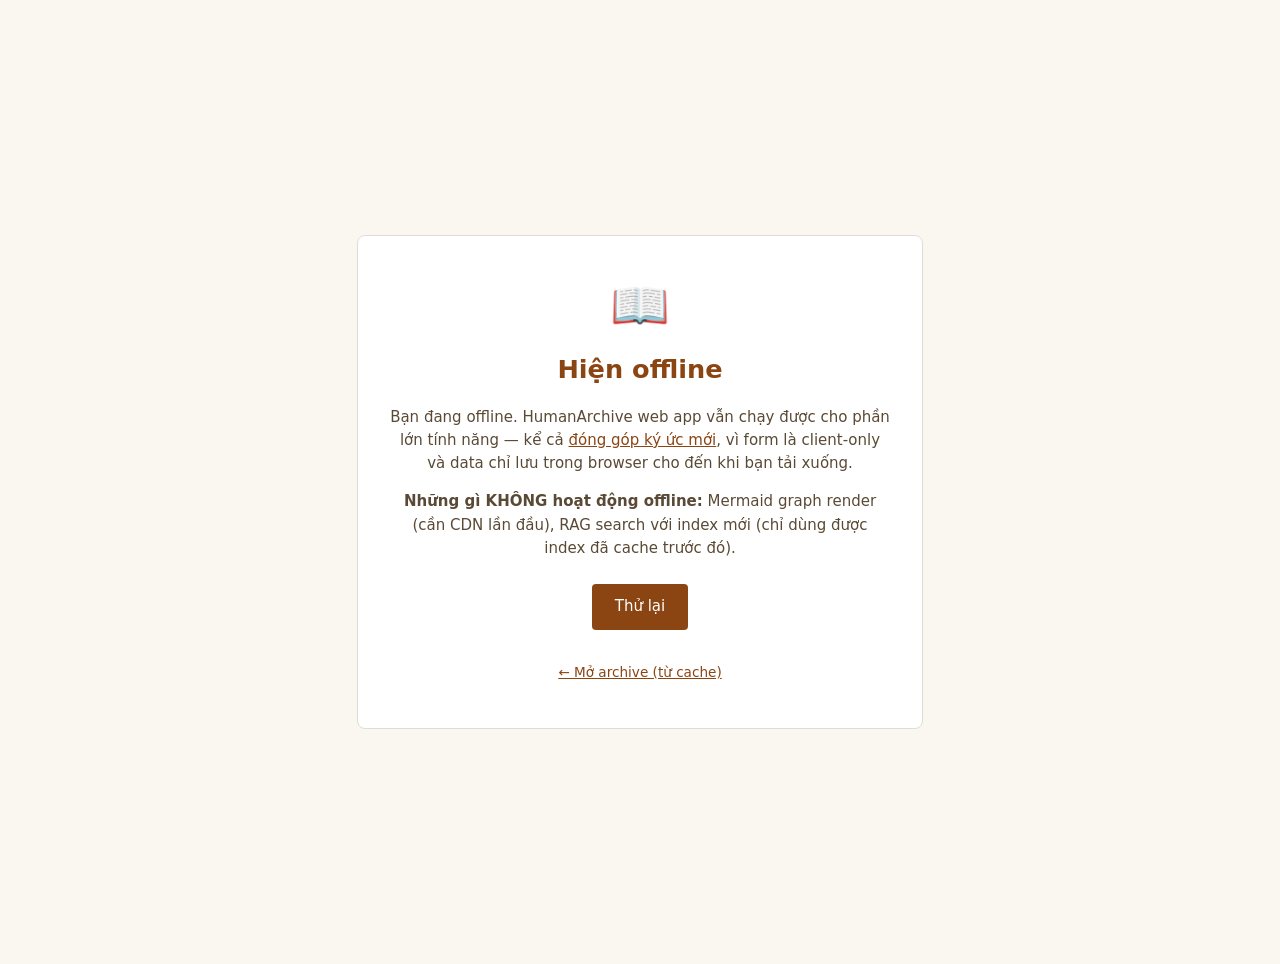
<file: web/offline.html>
<!DOCTYPE html>
<html lang="vi">
<head>
<meta charset="UTF-8">
<meta name="viewport" content="width=device-width, initial-scale=1">
<title>HumanArchive — Offline</title>
<link rel="manifest" href="manifest.webmanifest">
<meta name="theme-color" content="#8b4513">
<style>
  body { margin: 0; background: #faf7f0; color: #1f1f1f;
    font: 15px/1.55 system-ui, -apple-system, "Segoe UI", "Noto Sans", sans-serif;
    display: flex; align-items: center; justify-content: center;
    min-height: 100vh; padding: 2rem; text-align: center; }
  .box { max-width: 500px; background: #fff; border: 1px solid #e2ddd3;
    border-radius: 8px; padding: 2rem; }
  h1 { color: #8b4513; margin: 0 0 1rem; font-size: 1.6rem; }
  .icon { font-size: 3rem; margin-bottom: 0.5rem; }
  p { color: #5a4a35; }
  a { color: #8b4513; }
  .actions { margin-top: 1.5rem; }
  button {
    background: #8b4513; color: white; border: none; padding: 0.7rem 1.4rem;
    border-radius: 4px; cursor: pointer; font: inherit;
  }
</style>
</head>
<body>
<div class="box">
  <div class="icon">📖</div>
  <h1>Hiện offline</h1>
  <p>
    Bạn đang offline. HumanArchive web app vẫn chạy được cho phần lớn tính năng —
    kể cả <a href="submit.html">đóng góp ký ức mới</a>, vì form là
    client-only và data chỉ lưu trong browser cho đến khi bạn tải xuống.
  </p>
  <p>
    <strong>Những gì KHÔNG hoạt động offline:</strong>
    Mermaid graph render (cần CDN lần đầu), RAG search với index mới
    (chỉ dùng được index đã cache trước đó).
  </p>
  <div class="actions">
    <button onclick="location.reload()">Thử lại</button>
  </div>
  <p style="margin-top: 2rem; font-size: 0.85rem;">
    <a href="index.html">← Mở archive (từ cache)</a>
  </p>
</div>
</body>
</html>
</file>
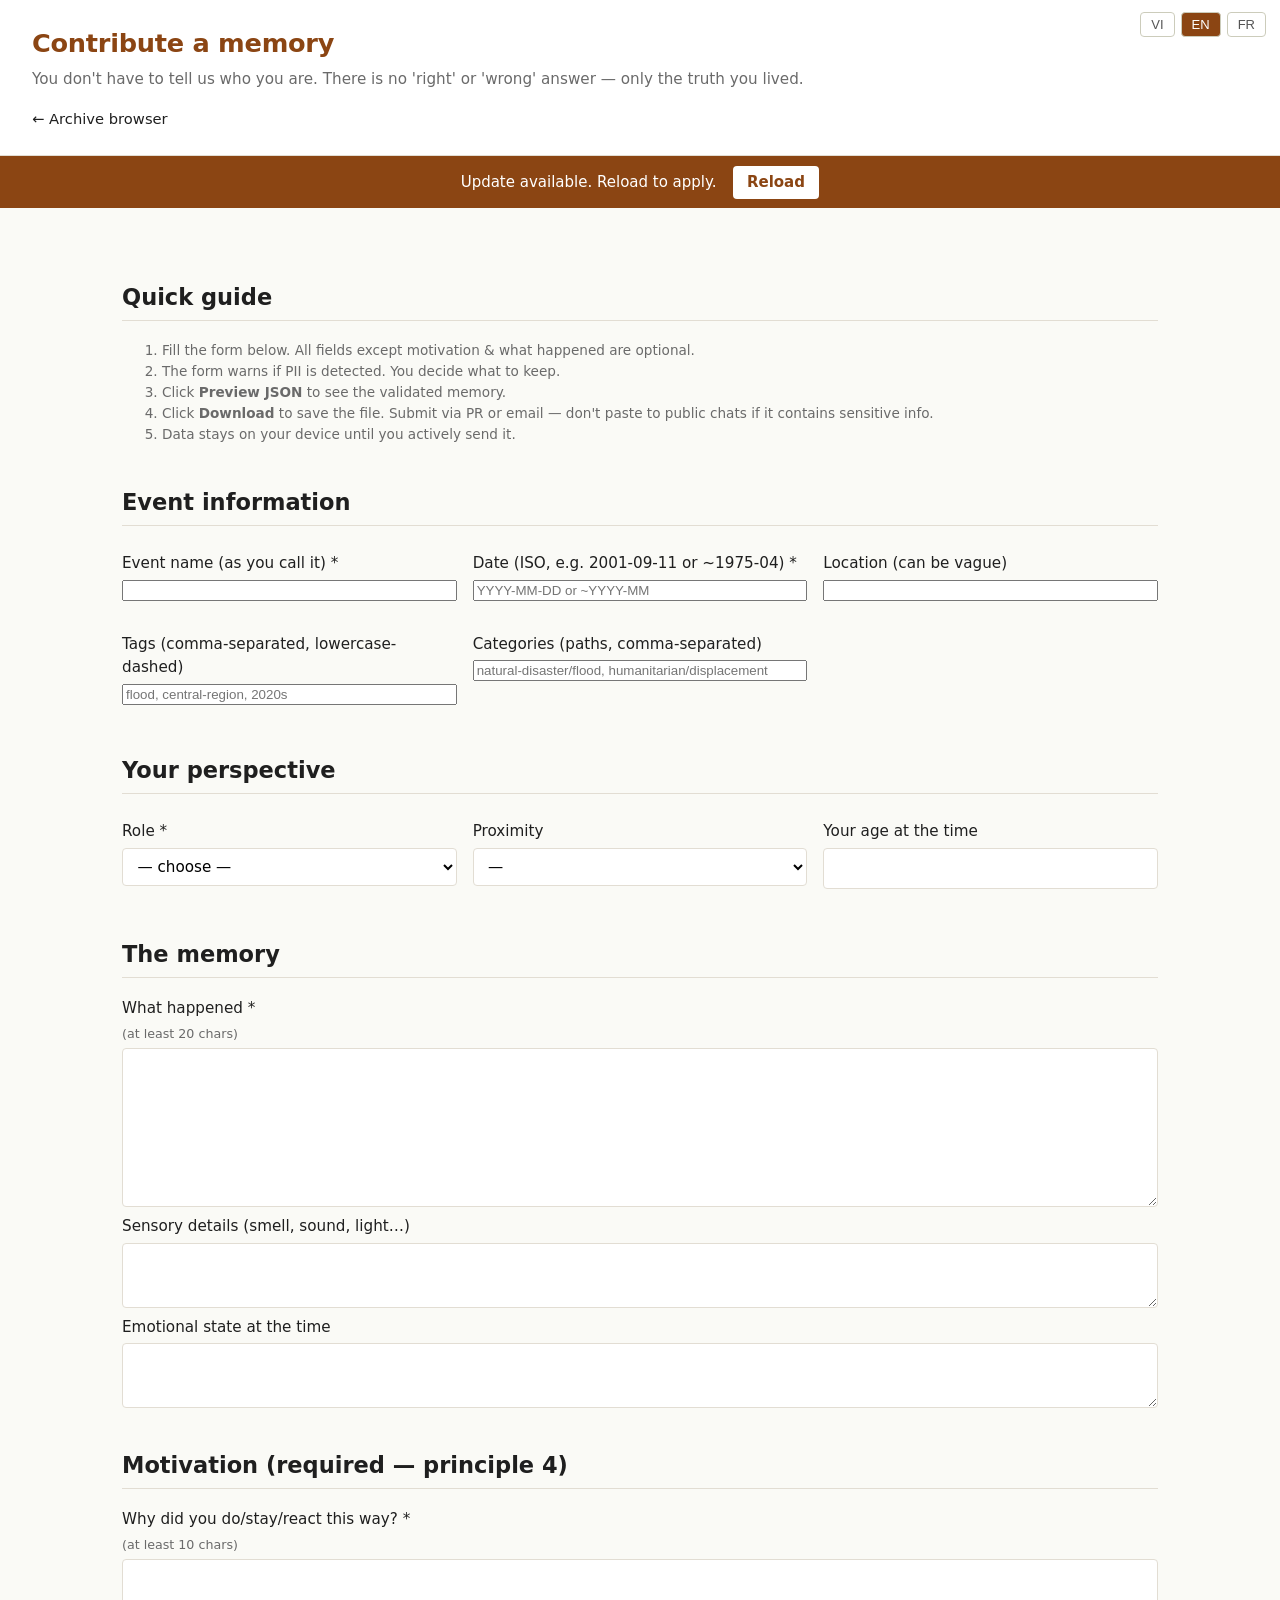
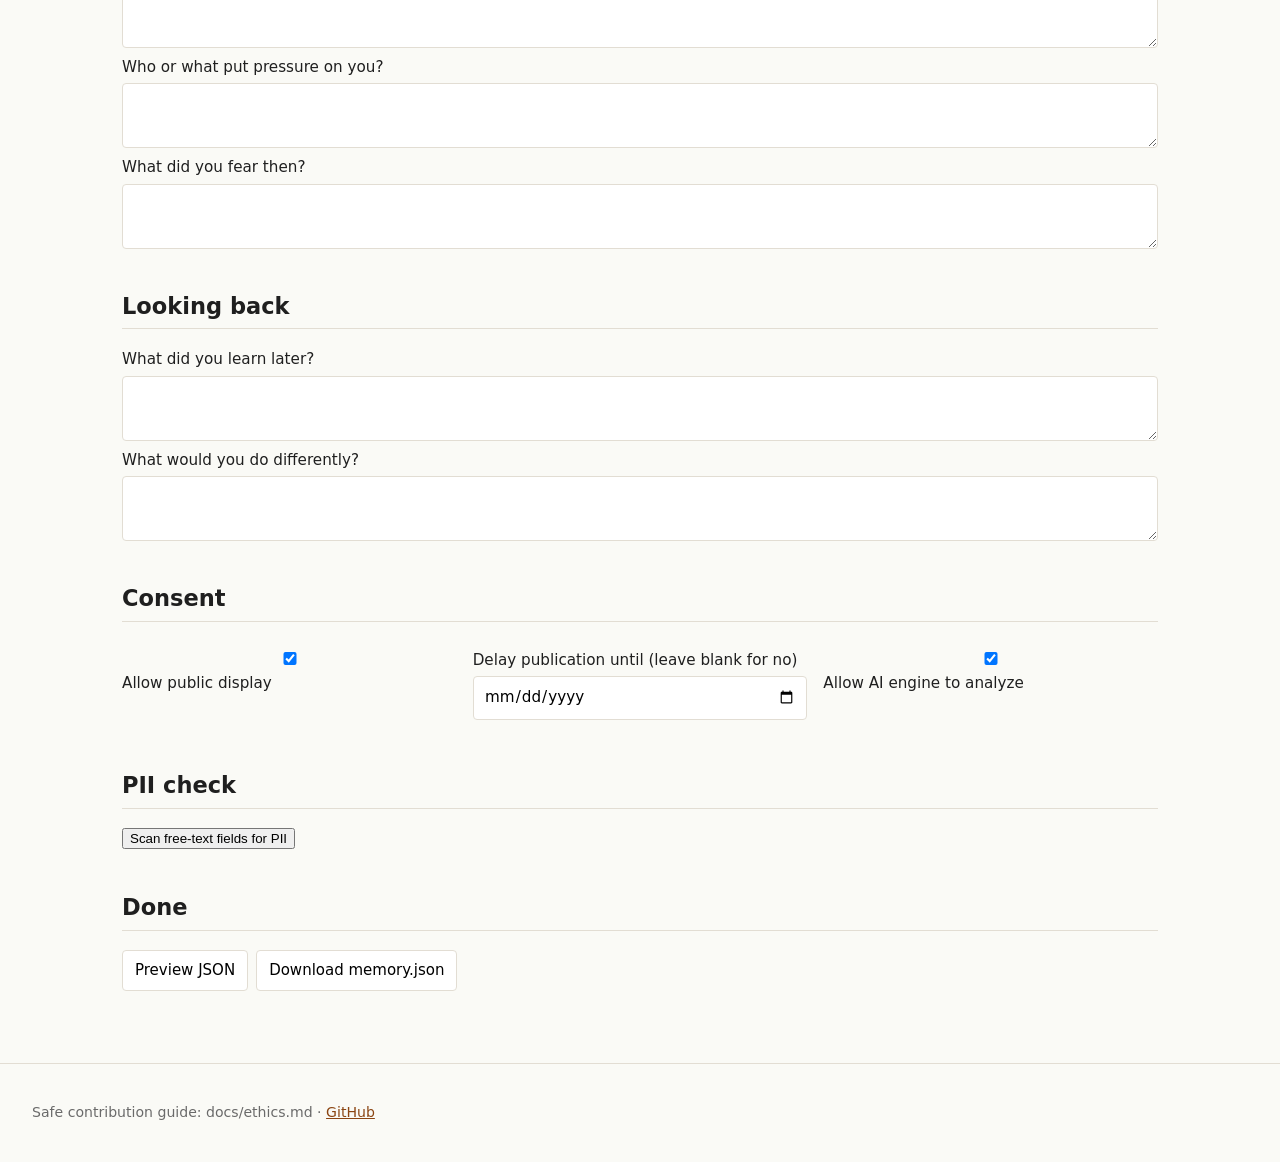
<file: web/submit.html>
<!DOCTYPE html>
<html lang="vi">
<head>
<meta charset="UTF-8" />
<meta name="viewport" content="width=device-width, initial-scale=1" />
<title>HumanArchive — Đóng góp</title>
<link rel="stylesheet" href="style.css" />
<link rel="manifest" href="manifest.webmanifest" />
<meta name="theme-color" content="#8b4513" />
<meta name="apple-mobile-web-app-capable" content="yes" />
<link rel="icon" type="image/svg+xml" href="icons/icon.svg" />
<link rel="apple-touch-icon" href="icons/icon.svg" />
</head>
<body>
<header>
  <h1 data-i18n="submit.title">Đóng góp một ký ức</h1>
  <p class="tagline" data-i18n="submit.tagline"></p>
  <nav>
    <a href="index.html" data-i18n="nav.back_browse">← Archive browser</a>
  </nav>
</header>

<div id="update-banner" class="update-banner" hidden>
  <span data-i18n="pwa.update_available"></span>
  <button id="reload-btn" data-i18n="pwa.reload"></button>
</div>

<main>

<section>
  <h2 data-i18n="submit.quickstart_title">Hướng dẫn nhanh</h2>
  <ol class="muted small">
    <li data-i18n="submit.quickstart_1"></li>
    <li data-i18n="submit.quickstart_2"></li>
    <li data-i18n-html="submit.quickstart_3"></li>
    <li data-i18n-html="submit.quickstart_4"></li>
    <li data-i18n="submit.quickstart_5"></li>
  </ol>
  <div id="draft-indicator" class="muted small" hidden>
    <span data-i18n="submit.draft_saved"></span>
    <button id="draft-clear" type="button" data-i18n="submit.draft_clear"></button>
  </div>
</section>

<section>
  <h2 data-i18n="submit.section.event">Thông tin sự kiện</h2>
  <div class="form-grid">
    <label><span data-i18n="submit.field.event_name"></span>
      <input id="ev-name" required maxlength="200" />
    </label>
    <label><span data-i18n="submit.field.event_date"></span>
      <input id="ev-date" required data-i18n-placeholder="submit.field.event_date_placeholder" />
    </label>
    <label><span data-i18n="submit.field.event_location"></span>
      <input id="ev-location" />
    </label>
    <label><span data-i18n="submit.field.event_tags"></span>
      <input id="ev-tags" data-i18n-placeholder="submit.field.event_tags_placeholder" />
    </label>
    <label><span data-i18n="submit.field.event_categories"></span>
      <input id="ev-categories" data-i18n-placeholder="submit.field.event_categories_placeholder" />
    </label>
  </div>
</section>

<section>
  <h2 data-i18n="submit.section.perspective">Góc nhìn của bạn</h2>
  <div class="form-grid">
    <label><span data-i18n="submit.field.role"></span>
      <select id="p-role" required>
        <option value="" data-i18n="submit.field.role_choose"></option>
        <option value="participant" data-i18n="submit.field.role.participant"></option>
        <option value="witness" data-i18n="submit.field.role.witness"></option>
        <option value="authority" data-i18n="submit.field.role.authority"></option>
        <option value="organizer" data-i18n="submit.field.role.organizer"></option>
        <option value="victim" data-i18n="submit.field.role.victim"></option>
        <option value="bystander" data-i18n="submit.field.role.bystander"></option>
      </select>
    </label>
    <label><span data-i18n="submit.field.proximity"></span>
      <select id="p-proximity">
        <option value="">—</option>
        <option value="direct" data-i18n="submit.field.proximity.direct"></option>
        <option value="nearby" data-i18n="submit.field.proximity.nearby"></option>
        <option value="secondhand" data-i18n="submit.field.proximity.secondhand"></option>
      </select>
    </label>
    <label><span data-i18n="submit.field.age"></span>
      <input id="p-age" type="number" min="0" max="120" />
    </label>
  </div>
</section>

<section>
  <h2 data-i18n="submit.section.memory">Ký ức</h2>
  <label><span data-i18n="submit.field.what_happened"></span> <small class="muted" data-i18n="submit.field.what_happened_hint"></small>
    <textarea id="m-what" rows="6" required minlength="20"></textarea>
  </label>
  <label><span data-i18n="submit.field.sensory"></span>
    <textarea id="m-sensory" rows="2"></textarea>
  </label>
  <label><span data-i18n="submit.field.emotional"></span>
    <textarea id="m-emotional" rows="2"></textarea>
  </label>
</section>

<section>
  <h2 data-i18n="submit.section.motivation">Động cơ (bắt buộc — nguyên tắc 4)</h2>
  <label><span data-i18n="submit.field.your_motivation"></span> <small class="muted" data-i18n="submit.field.your_motivation_hint"></small>
    <textarea id="motiv-your" rows="3" required minlength="10"></textarea>
  </label>
  <label><span data-i18n="submit.field.pressure"></span>
    <textarea id="motiv-pressure" rows="2"></textarea>
  </label>
  <label><span data-i18n="submit.field.fears"></span>
    <textarea id="motiv-fears" rows="2"></textarea>
  </label>
</section>

<section>
  <h2 data-i18n="submit.section.context">Nhìn lại</h2>
  <label><span data-i18n="submit.field.learned"></span>
    <textarea id="ctx-learned" rows="2"></textarea>
  </label>
  <label><span data-i18n="submit.field.different"></span>
    <textarea id="ctx-diff" rows="2"></textarea>
  </label>
</section>

<section>
  <h2 data-i18n="submit.section.consent">Đồng ý công bố</h2>
  <div class="form-grid">
    <label><input id="c-public" type="checkbox" checked /> <span data-i18n="submit.field.public"></span></label>
    <label><span data-i18n="submit.field.embargo"></span>
      <input id="c-embargo" type="date" />
    </label>
    <label><input id="c-ai" type="checkbox" checked /> <span data-i18n="submit.field.allow_ai"></span></label>
  </div>
</section>

<section>
  <h2 data-i18n="submit.section.pii_check">Kiểm tra PII</h2>
  <button id="btn-scan" type="button" data-i18n="submit.button.scan_pii"></button>
  <div id="pii-result" class="muted small"></div>
</section>

<section>
  <h2 data-i18n="submit.section.done">Hoàn tất</h2>
  <div class="controls">
    <button id="btn-preview" type="button" data-i18n="submit.button.preview"></button>
    <button id="btn-download" type="button" data-i18n="submit.button.download"></button>
  </div>
  <pre id="json-preview" class="hit" style="display:none"></pre>
  <div id="errors" style="color: var(--severe); margin-top: 0.7rem;"></div>
</section>

</main>

<footer>
  <p>
    <span data-i18n="submit.footer.guide"></span> ·
    <a href="https://github.com/Trustydev212/HumanArchive" data-i18n="footer.github">GitHub</a>
  </p>
</footer>

<script type="module" src="submit.js"></script>
<script type="module" src="pwa.js"></script>
</body>
</html>
</file>
<file: web/style.css>
/* HumanArchive — minimal, readable, respectful */
:root {
  --bg: #fafaf6;
  --bg-card: #ffffff;
  --fg: #1f1f1f;
  --muted: #6a6a6a;
  --accent: #8b4513;
  --border: #e2ddd3;
  --warn: #b85c00;
  --severe: #8b2222;
}
* { box-sizing: border-box; }
body {
  margin: 0;
  background: var(--bg);
  color: var(--fg);
  font: 15px/1.55 system-ui, -apple-system, "Segoe UI", "Noto Sans", sans-serif;
}
header {
  background: var(--bg-card);
  border-bottom: 1px solid var(--border);
  padding: 1.5rem 2rem;
}
header h1 { margin: 0; font-size: 1.6rem; color: var(--accent); letter-spacing: -0.01em; }
header .tagline { margin: 0.3rem 0 1rem; color: var(--muted); font-size: 0.95rem; }
nav a { margin-right: 1.2rem; color: var(--fg); text-decoration: none; font-size: 0.92rem; }
nav a:hover { color: var(--accent); }

main { max-width: 1100px; margin: 0 auto; padding: 2rem; }
section { margin: 2.5rem 0; }
section h2 { border-bottom: 1px solid var(--border); padding-bottom: 0.3rem; }

.muted { color: var(--muted); }
.small { font-size: 0.85rem; }

.stats { display: flex; flex-wrap: wrap; gap: 1rem; margin: 1rem 0; }
.stats .stat {
  background: var(--bg-card); border: 1px solid var(--border);
  border-radius: 6px; padding: 0.8rem 1rem; min-width: 130px;
}
.stats .stat b { display: block; font-size: 1.4rem; color: var(--accent); }
.stats .stat span { color: var(--muted); font-size: 0.85rem; }

.principles { padding-left: 1.2rem; }
.principles li { margin: 0.3rem 0; }

.controls { display: flex; flex-wrap: wrap; gap: 0.5rem; margin: 1rem 0; }
.controls input, .controls select, .controls button {
  padding: 0.5rem 0.75rem; border: 1px solid var(--border);
  border-radius: 4px; font: inherit; background: var(--bg-card);
}
.controls input { flex: 1 1 260px; }

.card-grid { display: grid; grid-template-columns: repeat(auto-fill, minmax(290px, 1fr)); gap: 1rem; }
.card {
  background: var(--bg-card); border: 1px solid var(--border);
  border-radius: 6px; padding: 1rem; cursor: pointer; transition: border-color 0.15s;
}
.card:hover { border-color: var(--accent); }
.card h3 { margin: 0 0 0.4rem; font-size: 1.05rem; }
.card .meta { color: var(--muted); font-size: 0.85rem; margin-bottom: 0.5rem; }
.card .tags { margin-top: 0.5rem; }
.tag {
  display: inline-block; background: #f0eada; color: #6a4f20;
  padding: 0.12rem 0.5rem; border-radius: 10px; font-size: 0.78rem;
  margin: 0.1rem 0.15rem 0 0;
}
.role-badge {
  display: inline-block; background: #e5e5e5; color: #333;
  padding: 0.1rem 0.5rem; border-radius: 3px;
  font-size: 0.75rem; margin-right: 0.3rem;
}

.mermaid-host {
  background: var(--bg-card); border: 1px solid var(--border);
  border-radius: 6px; padding: 1rem; overflow-x: auto;
}

.tree { background: var(--bg-card); border: 1px solid var(--border); padding: 1rem; border-radius: 6px; }
.tree ul { padding-left: 1.2rem; }
.tree .count { color: var(--muted); font-size: 0.85rem; }

.tagcloud { display: flex; flex-wrap: wrap; gap: 0.25rem; padding: 0.5rem 0; }
.tagcloud .tag { font-size: 0.9rem; }

#rag-form { display: flex; gap: 0.5rem; margin: 1rem 0; }
#rag-form input { flex: 1; padding: 0.7rem; border: 1px solid var(--border); border-radius: 4px; font: inherit; }
#rag-form button { padding: 0.7rem 1.4rem; background: var(--accent); color: white; border: none; border-radius: 4px; cursor: pointer; }

.hit {
  background: var(--bg-card); border: 1px solid var(--border);
  border-left: 3px solid var(--accent);
  border-radius: 6px; padding: 0.9rem 1rem; margin: 0.7rem 0;
}
.hit .hit-meta { color: var(--muted); font-size: 0.82rem; }
.hit pre { white-space: pre-wrap; font-family: inherit; margin: 0.5rem 0 0; }

.trauma-warning {
  background: #fff4e0; border-left: 3px solid var(--warn);
  padding: 0.6rem 0.8rem; border-radius: 4px; font-size: 0.9rem; margin: 0.5rem 0;
}
.trauma-warning.severe { background: #ffe0e0; border-left-color: var(--severe); }

.modal-bg {
  position: fixed; inset: 0; background: rgba(0,0,0,0.5);
  display: flex; align-items: flex-start; justify-content: center; padding: 3rem 1rem;
  z-index: 100;
}
.modal {
  background: var(--bg-card); max-width: 780px; width: 100%; max-height: 85vh;
  border-radius: 8px; padding: 1.5rem 2rem; overflow-y: auto;
}
.modal .close {
  float: right; border: none; background: transparent;
  font-size: 1.4rem; cursor: pointer; color: var(--muted);
}

footer { border-top: 1px solid var(--border); padding: 1.5rem 2rem; color: var(--muted); font-size: 0.88rem; }
footer a { color: var(--accent); }

/* PWA update banner */
.update-banner {
  position: sticky; top: 0; z-index: 30;
  background: var(--accent); color: white;
  padding: 0.6rem 1rem; text-align: center;
  display: flex; justify-content: center; align-items: center; gap: 1rem;
}
.update-banner button {
  background: white; color: var(--accent); border: none;
  padding: 0.3rem 0.9rem; border-radius: 4px; cursor: pointer;
  font: inherit; font-weight: 600;
}

/* Form */
.form-grid {
  display: grid; grid-template-columns: repeat(auto-fit, minmax(280px, 1fr));
  gap: 1rem;
}
.form-grid label, section > label {
  display: flex; flex-direction: column; gap: 0.25rem;
  margin: 0.5rem 0; font-size: 0.95rem;
}
.form-grid label span:first-child, section > label span:first-child {
  font-weight: 500;
}
section > label { max-width: 100%; }
input[type="text"], input[type="date"], input[type="number"], select, textarea {
  padding: 0.5rem 0.65rem; border: 1px solid var(--border);
  border-radius: 4px; font: inherit; background: var(--bg-card);
  width: 100%;
}
textarea { resize: vertical; }

#draft-indicator { margin-top: 0.6rem; padding: 0.4rem 0.7rem;
  background: #f0eada; border-left: 3px solid var(--accent);
  border-radius: 3px;
}
#draft-indicator button {
  margin-left: 0.8rem; padding: 0.2rem 0.6rem;
  border: 1px solid var(--accent); background: transparent;
  color: var(--accent); cursor: pointer; border-radius: 3px;
  font-size: 0.82rem;
}

@media (max-width: 600px) {
  main { padding: 1rem; }
  header { padding: 1rem; }
  nav a { display: inline-block; margin: 0.2rem 0.7rem 0.2rem 0; }
}
</file>
